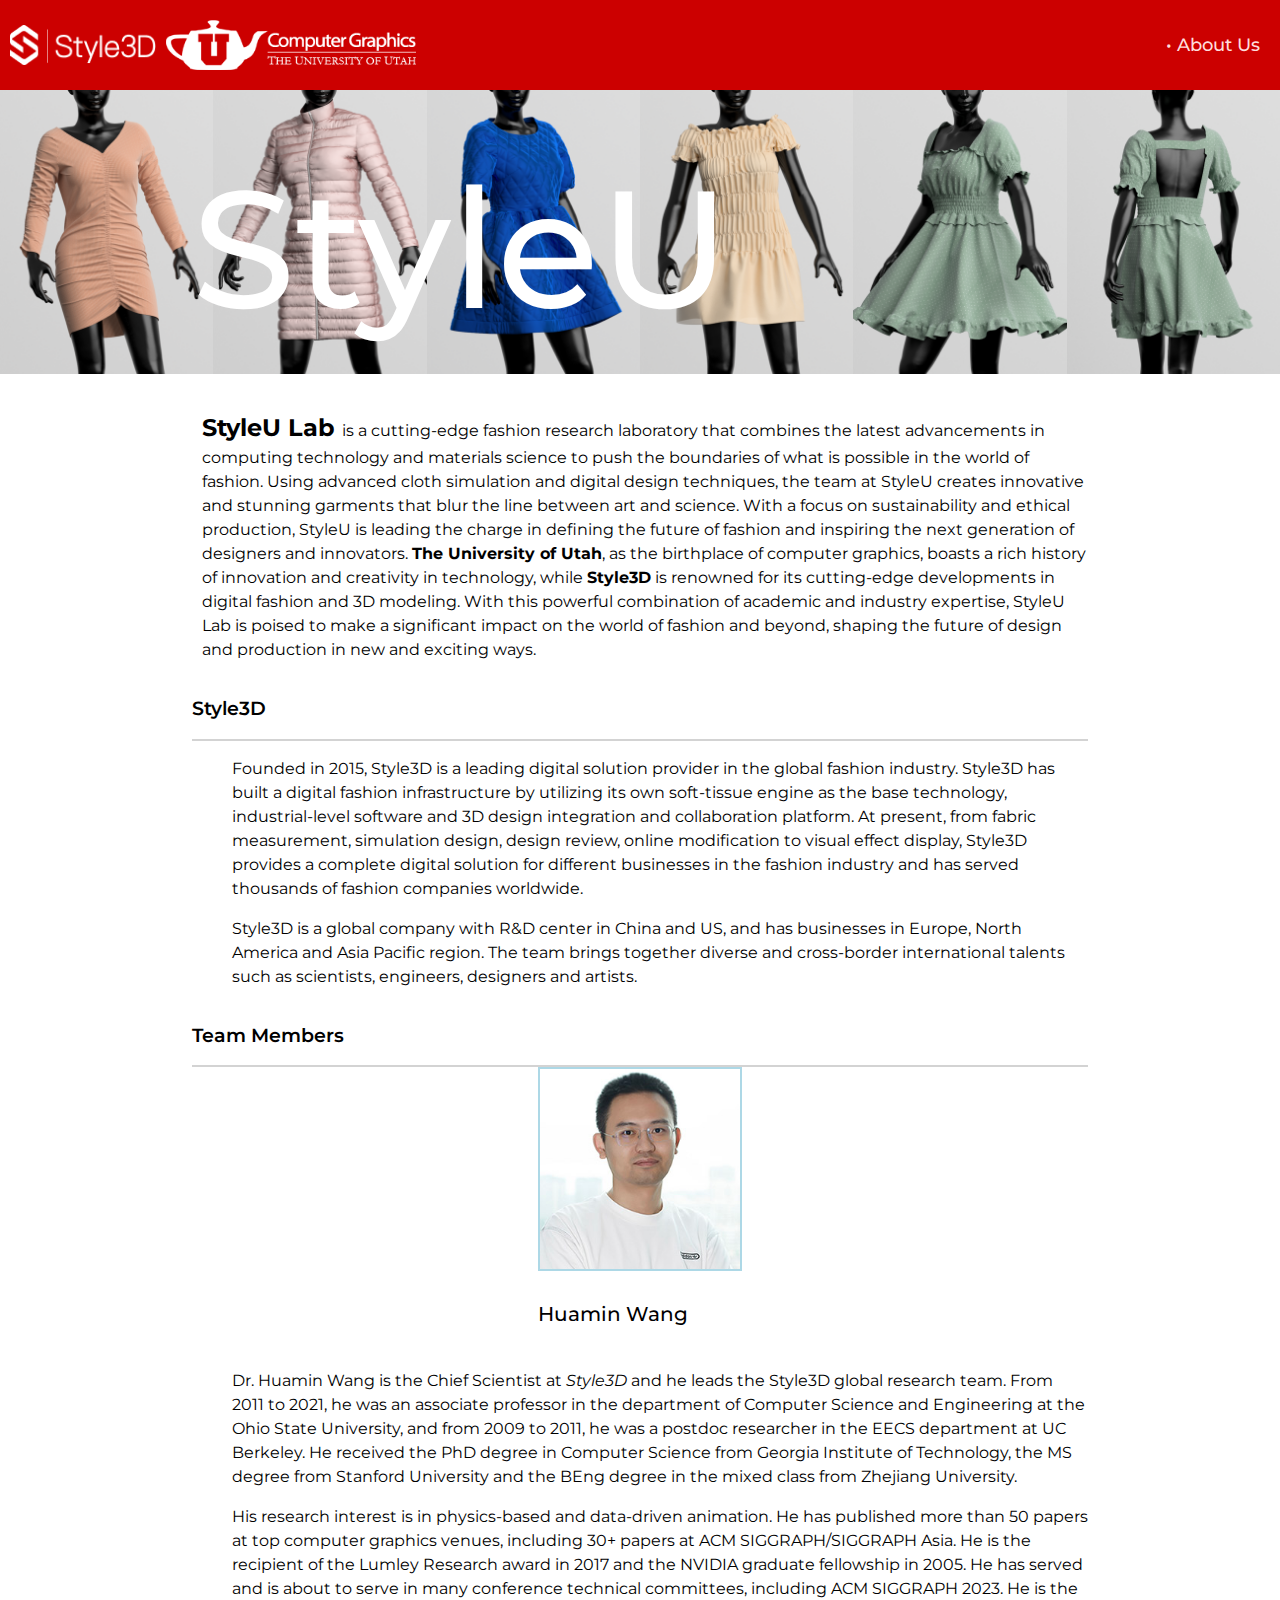
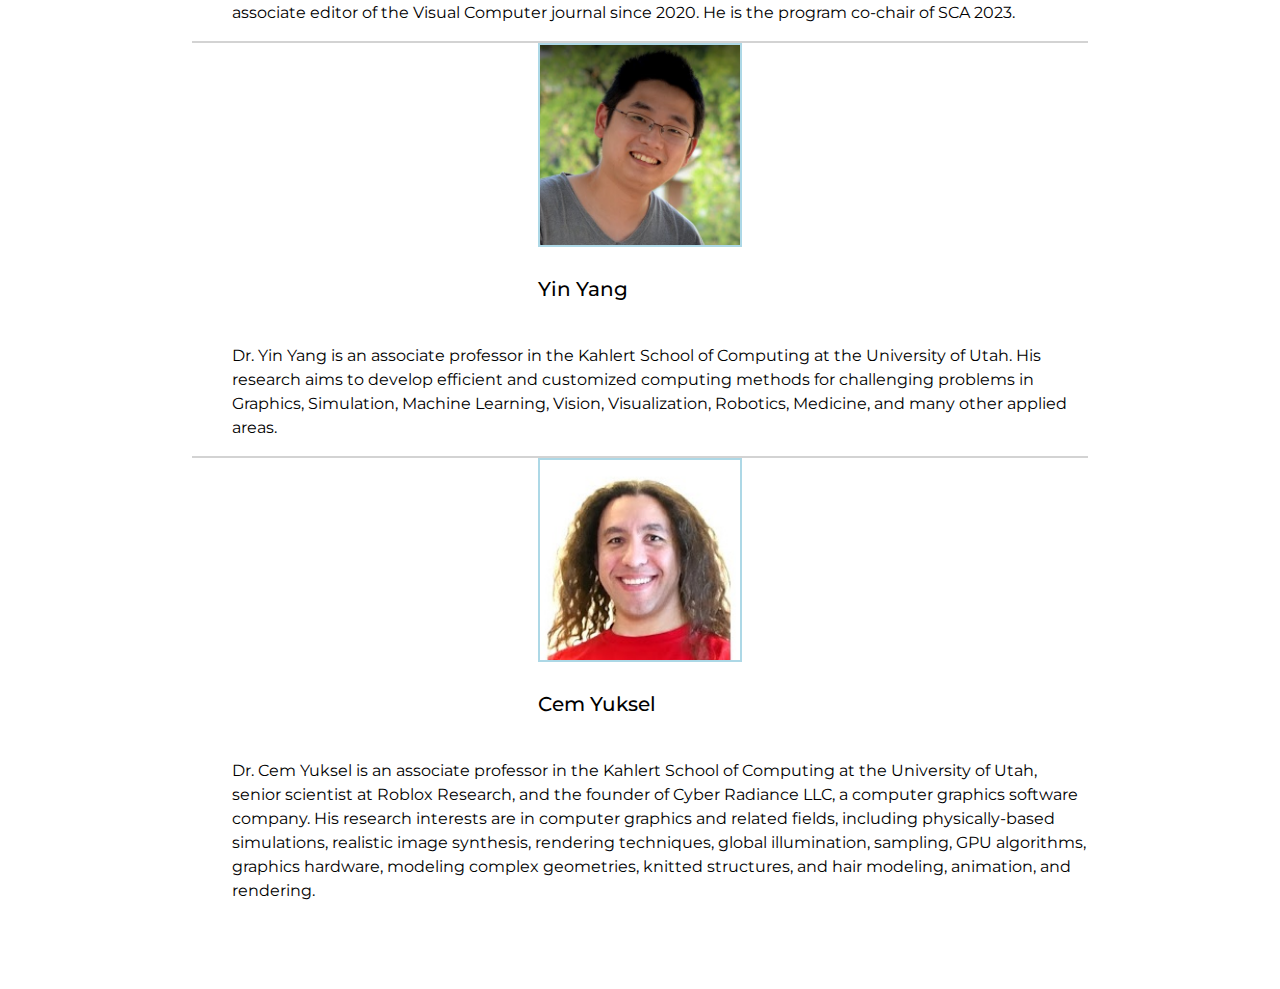
<file: index.html>
<!DOCTYPE html>
<html lang="en">
  <head>
    <meta charset="UTF-8" />
    <meta http-equiv="X-UA-Compatible" content="IE=edge" />
    <meta name="viewport" content="width=device-width, initial-scale=1.0" />
    <meta name="keywords" content="styleu,style3d,utah" />
    <meta
      name="description"
      content="A cloth simulation project jointly developed by Style3D and the University of Utah Graphics Lab"
    />
    <title>StyleU Project</title>
    <link rel="shortcut icon" type="image/x-icon" href="images/style3d.ico" />
    <link rel="stylesheet" href="css/style.css" />
    <link rel="preconnect" href="https://fonts.googleapis.com" />
    <link rel="preconnect" href="https://fonts.gstatic.com" crossorigin />
    <link
      href="https://fonts.googleapis.com/css2?family=Montserrat:ital,wght@0,100;0,200;0,300;0,400;0,500;0,600;0,700;0,800;0,900;1,100;1,200;1,300;1,400;1,500;1,600;1,700;1,800;1,900&display=swap"
      rel="stylesheet"
    />
  </head>
  <body>
    <div class="navi-bar">
      <div class="logos">
        <a href="https://www.linctex.com/" target="_blank">
          <div class="style-logo">
            <img
              class="style-logo-img"
              src="images/style3d.png"
              alt="style3d-logo"
            />
          </div> </a
        ><a href="https://graphics.cs.utah.edu/" target="_blank">
          <div class="utah-logo">
            <img
              class="utah-logo-img"
              src="images/utah_computer_graphics.png"
              alt="utah-graphics-logo"
            /></div
        ></a>
      </div>
      <div class="menu">
        <a href="#about-us"> <div class="menu-button">&bull; About Us</div></a>
      </div>
    </div>
    <div class="gallery">
      <div class="title"><h1 class="title-text">StyleU</h1></div>
      <div class="photo-container">
        <img class="photo" src="images/con_dress.png" alt="con dress" />
      </div>
      <div class="photo-container">
        <img class="photo" src="images/down_coat.png" alt="down coat" />
      </div>
      <div class="photo-container">
        <img class="photo" src="images/down_coat_2.png" alt="down coat2" />
      </div>
      <div class="photo-container">
        <img class="photo" src="images/mini_dress.png" alt="mini dress" />
      </div>
      <div class="photo-container">
        <img class="photo" src="images/shirred_dress.png" alt="shirred dress" />
      </div>
      <div class="photo-container">
        <img
          class="photo"
          src="images/shirred_dress_back.png"
          alt="shirred dress back"
        />
      </div>
    </div>
    <a class="anchor" id="about-us"> </a>
    <div class="about-us">
      <div class="intro">
        <p>
          <strong style="font-size: x-large">StyleU Lab </strong>is a
          cutting-edge fashion research laboratory that combines the latest
          advancements in computing technology and materials science to push the
          boundaries of what is possible in the world of fashion. Using advanced
          cloth simulation and digital design techniques, the team at StyleU
          creates innovative and stunning garments that blur the line between
          art and science. With a focus on sustainability and ethical
          production, StyleU is leading the charge in defining the future of
          fashion and inspiring the next generation of designers and innovators.
          <strong>The University of Utah</strong>, as the birthplace of computer
          graphics, boasts a rich history of innovation and creativity in
          technology, while <strong>Style3D</strong> is renowned for its
          cutting-edge developments in digital fashion and 3D modeling. With
          this powerful combination of academic and industry expertise, StyleU
          Lab is poised to make a significant impact on the world of fashion and
          beyond, shaping the future of design and production in new and
          exciting ways.
        </p>
      </div>
      <div class="style3d-intro">
        <h3>Style3D</h3>
        <div class="member">
          <div class="person-intro">
            <p>
              Founded in 2015, Style3D is a leading digital solution provider in
              the global fashion industry. Style3D has built a digital fashion
              infrastructure by utilizing its own soft-tissue engine as the base
              technology, industrial-level software and 3D design integration
              and collaboration platform. At present, from fabric measurement,
              simulation design, design review, online modification to visual
              effect display, Style3D provides a complete digital solution for
              different businesses in the fashion industry and has served
              thousands of fashion companies worldwide.
            </p>
            <p>
              Style3D is a global company with R&D center in China and US, and
              has businesses in Europe, North America and Asia Pacific region.
              The team brings together diverse and cross-border international
              talents such as scientists, engineers, designers and artists.
            </p>
          </div>
        </div>
      </div>
      <h3>Team Members</h3>
      <div class="member">
        <a href="https://wanghmin.github.io/" target="_blank"
          ><div class="photo-name">
            <img
              class="person-photo"
              src="images/huaminwang.jpg"
              alt="Huamin Wang"
            />
            <h4 class="person-name">Huamin Wang</h4>
          </div></a
        >
        <div class="person-intro">
          <p>
            Dr. Huamin Wang is the Chief Scientist at
            <i><a href="linctex.com">Style3D</a></i> and he leads the Style3D
            global research team. From 2011 to 2021, he was an associate
            professor in the department of Computer Science and Engineering at
            the Ohio State University, and from 2009 to 2011, he was a postdoc
            researcher in the EECS department at UC Berkeley. He received the
            PhD degree in Computer Science from Georgia Institute of Technology,
            the MS degree from Stanford University and the BEng degree in the
            mixed class from Zhejiang University.
          </p>
          <p>
            His research interest is in physics-based and data-driven animation.
            He has published more than 50 papers at top computer graphics
            venues, including 30+ papers at ACM SIGGRAPH/SIGGRAPH Asia. He is
            the recipient of the Lumley Research award in 2017 and the NVIDIA
            graduate fellowship in 2005. He has served and is about to serve in
            many conference technical committees, including ACM SIGGRAPH 2023.
            He is the associate editor of the Visual Computer journal since
            2020. He is the program co-chair of SCA 2023.
          </p>
        </div>
      </div>
      <div class="member">
        <a href="https://yangzzzy.github.io/" target="_blank">
          <div class="photo-name">
            <img class="person-photo" src="images/yinyang.jpg" alt="Yin Yang" />
            <h4 class="person-name">Yin Yang</h4>
          </div>
        </a>
        <div class="person-intro">
          <p>
            Dr. Yin Yang is an associate professor in the Kahlert School of
            Computing at the University of Utah. His research aims to develop
            efficient and customized computing methods for challenging problems
            in Graphics, Simulation, Machine Learning, Vision, Visualization,
            Robotics, Medicine, and many other applied areas.
          </p>
        </div>
      </div>
      <div class="member">
        <a href="http://www.cemyuksel.com/" target="_blank">
          <div class="photo-name">
            <img
              class="person-photo"
              src="images/cem_ytb.jpg"
              alt="Cem Yuksel"
            />
            <h4 class="person-name">Cem Yuksel</h4>
          </div></a
        >
        <div class="person-intro">
          <p>
            Dr. Cem Yuksel is an associate professor in the Kahlert School of
            Computing at the University of Utah, senior scientist at Roblox
            Research, and the founder of Cyber Radiance LLC, a computer graphics
            software company. His research interests are in computer graphics
            and related fields, including physically-based simulations,
            realistic image synthesis, rendering techniques, global
            illumination, sampling, GPU algorithms, graphics hardware, modeling
            complex geometries, knitted structures, and hair modeling,
            animation, and rendering.
          </p>
        </div>
      </div>
    </div>
  </body>
</html>
</file>
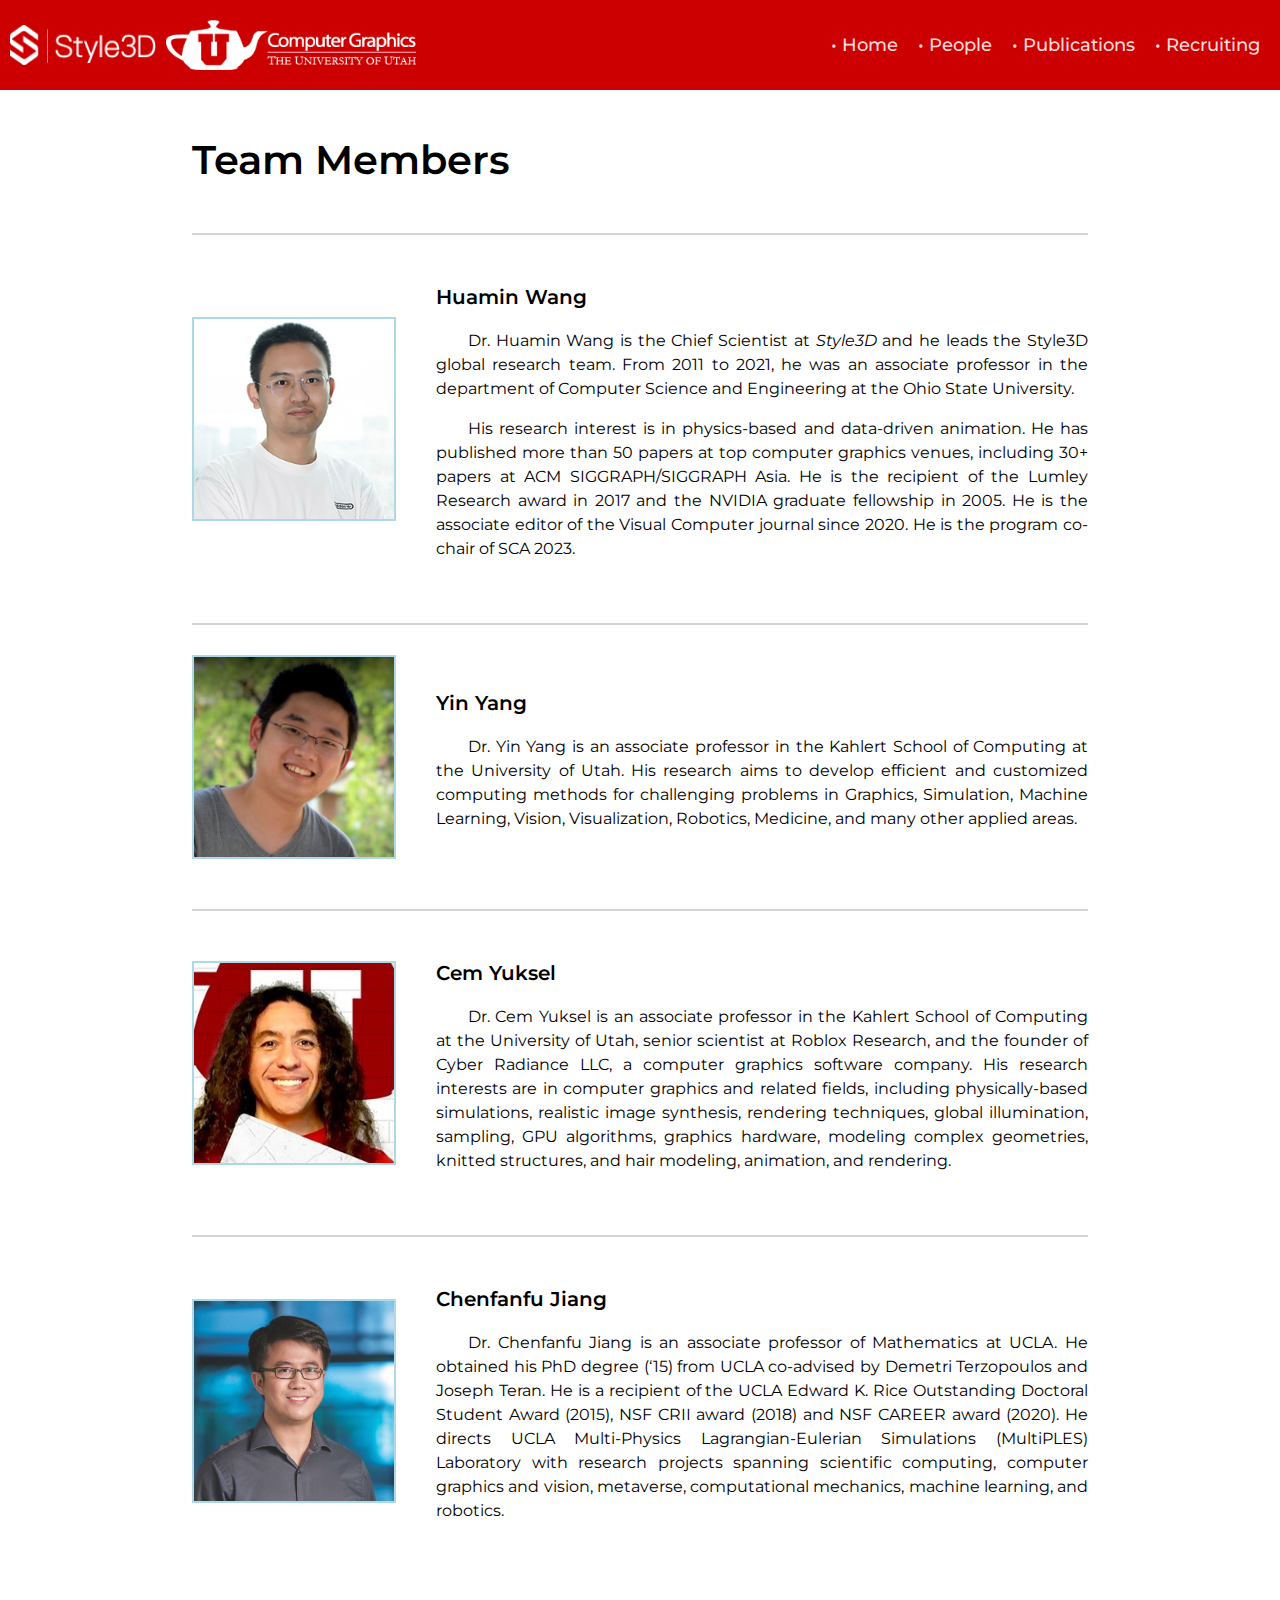
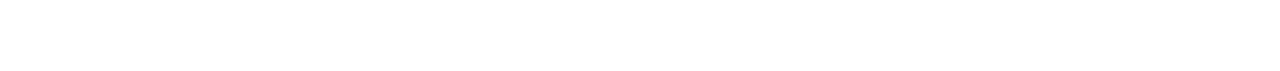
<file: people.html>
<!DOCTYPE html>
<html lang="en">

<head>
  <meta charset="UTF-8" />
  <meta http-equiv="X-UA-Compatible" content="IE=edge" />
  <meta name="viewport" content="width=device-width, initial-scale=1.0" />
  <meta name="keywords" content="styleu,style3d,utah" />
  <meta name="description"
    content="A cloth simulation project jointly developed by Style3D and the University of Utah Graphics Lab" />
  <title>StyleU Project</title>
  <link rel="shortcut icon" type="image/x-icon" href="images/style3d.ico" />
  <link rel="stylesheet" href="css/style.css" />
  <link rel="preconnect" href="https://fonts.googleapis.com" />
  <link rel="preconnect" href="https://fonts.gstatic.com" crossorigin />
  <link
    href="https://fonts.googleapis.com/css2?family=Montserrat:ital,wght@0,100;0,200;0,300;0,400;0,500;0,600;0,700;0,800;0,900;1,100;1,200;1,300;1,400;1,500;1,600;1,700;1,800;1,900&display=swap"
    rel="stylesheet" />
</head>

<body>
  <div class="navi-bar">
    <div class="logos">
      <a href="https://www.linctex.com/" target="_blank">
        <div class="style-logo">
          <img class="style-logo-img" src="images/style3d.png" alt="style3d-logo" />
        </div>
      </a><a href="https://graphics.cs.utah.edu/" target="_blank">
        <div class="utah-logo">
          <img class="utah-logo-img" src="images/utah_computer_graphics.png" alt="utah-graphics-logo" />
        </div>
      </a>
    </div>
    <div class="menu">
      <a href="index.html">
        <div class="menu-button">&bull; Home</div>
      </a>
      <a href="people.html">
        <div class="menu-button">&bull; People</div>
      </a>
      <a href="publications.html">
        <div class="menu-button">&bull; Publications</div>
      </a>
      <a href="recruiting.html">
        <div class="menu-button">&bull; Recruiting</div>
      </a>
    </div>
  </div>
  <div class="people">
    <h2>Team Members</h2>
    <div class="member">
      <div class="photo-intro">
        <a href="https://wanghmin.github.io/" target="_blank">
          <div class="photo-name">
            <img class="person-photo" src="images/huaminwang.jpg" alt="Huamin Wang" />
          </div>
        </a>
        <div class="person-intro">
          <h3 class="person-name">Huamin Wang</h3>
          <p class="indent">
            Dr. Huamin Wang is the Chief Scientist at
            <i><a href="linctex.com">Style3D</a></i> and he leads the Style3D
            global research team. From 2011 to 2021, he was an associate
            professor in the department of Computer Science and Engineering at
            the Ohio State University.
          </p>
          <p class="indent">
            His research interest is in physics-based and data-driven animation.
            He has published more than 50 papers at top computer graphics
            venues, including 30+ papers at ACM SIGGRAPH/SIGGRAPH Asia. He is
            the recipient of the Lumley Research award in 2017 and the NVIDIA
            graduate fellowship in 2005. He is the associate editor of the Visual Computer journal since
            2020. He is the program co-chair of SCA 2023.
          </p>
        </div>
      </div>
    </div>
    <div class="member">
      <div class="photo-intro">
        <a href="https://yangzzzy.github.io/" target="_blank">
          <div class="photo-name">
            <img class="person-photo" src="images/yinyang.jpg" alt="Yin Yang" />

          </div>
        </a>
        <div class="person-intro">
          <h3 class="person-name">Yin Yang</h3>
          <p class="indent">
            Dr. Yin Yang is an associate professor in the Kahlert School of
            Computing at the University of Utah. His research aims to develop
            efficient and customized computing methods for challenging problems
            in Graphics, Simulation, Machine Learning, Vision, Visualization,
            Robotics, Medicine, and many other applied areas.
          </p>
        </div>
      </div>

    </div>
    <div class="member">
      <div class="photo-intro">
        <a href="http://www.cemyuksel.com/" target="_blank">
          <div class="photo-name">
            <img class="person-photo" src="images/cemyuksel_cropped.jpg" alt="Cem Yuksel" />

          </div>
        </a>
        <div class="person-intro">
          <h3 class="person-name">Cem Yuksel</h3>
          <p class="indent">
            Dr. Cem Yuksel is an associate professor in the Kahlert School of
            Computing at the University of Utah, senior scientist at Roblox
            Research, and the founder of Cyber Radiance LLC, a computer graphics
            software company. His research interests are in computer graphics
            and related fields, including physically-based simulations,
            realistic image synthesis, rendering techniques, global
            illumination, sampling, GPU algorithms, graphics hardware, modeling
            complex geometries, knitted structures, and hair modeling,
            animation, and rendering.
          </p>
        </div>
      </div>
    </div>
    <div class="member">
      <div class="photo-intro">
        <a href="https://www.math.ucla.edu/~cffjiang/index.html" target="_blank">
          <div class="photo-name">
            <img class="person-photo" src="images/chenfanfujiang.jpg" alt="Chenfanfu Jiang" />
          </div>
        </a>
        <div class="person-intro">
          <h3 class="person-name">Chenfanfu Jiang</h3>
          <p class="indent">
            Dr. Chenfanfu Jiang is an associate professor of Mathematics at UCLA. He obtained his PhD degree (‘15) from
            UCLA co-advised by Demetri Terzopoulos and Joseph Teran. He is a recipient of the UCLA Edward K. Rice
            Outstanding Doctoral Student Award (2015), NSF CRII award (2018) and NSF CAREER award (2020).
            He directs UCLA Multi-Physics Lagrangian-Eulerian Simulations (MultiPLES) Laboratory with research
            projects spanning scientific computing, computer graphics and vision, metaverse, computational mechanics,
            machine learning, and robotics.
          </p>
        </div>
      </div>
    </div>
  </div>
</body>

</html>
</file>
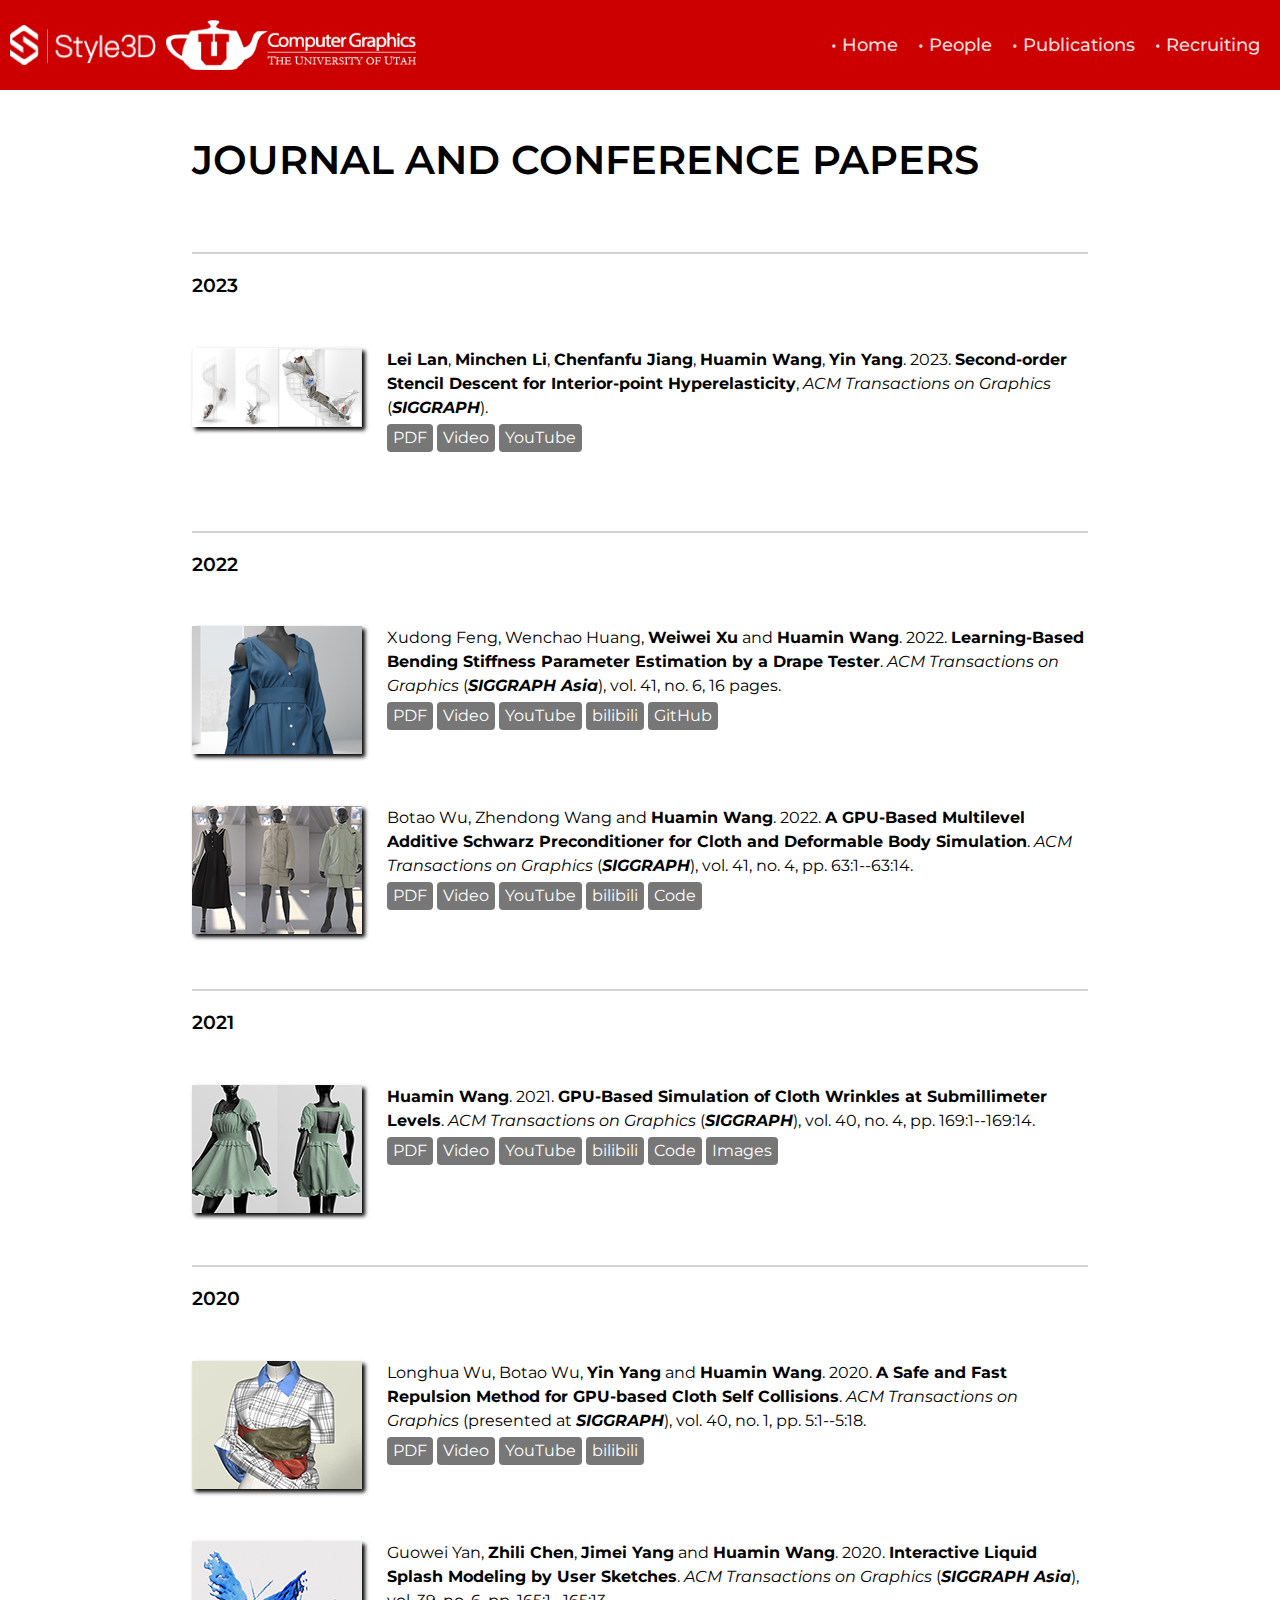
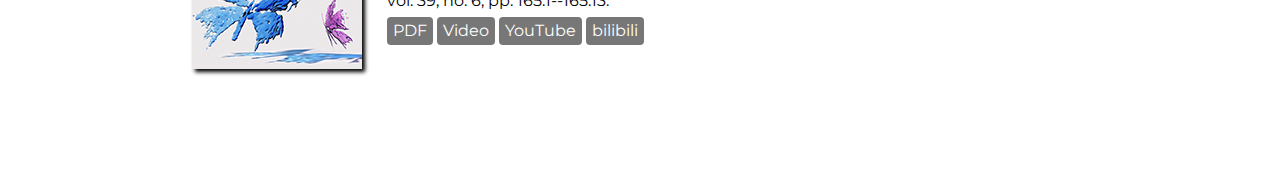
<file: publications.html>
<!DOCTYPE html>
<html lang="en">

<head>
  <meta charset="UTF-8" />
  <meta http-equiv="X-UA-Compatible" content="IE=edge" />
  <meta name="viewport" content="width=device-width, initial-scale=1.0" />
  <meta name="keywords" content="styleu,style3d,utah" />
  <meta name="description"
    content="A cloth simulation project jointly developed by Style3D and the University of Utah Graphics Lab" />
  <title>StyleU Project</title>
  <link rel="shortcut icon" type="image/x-icon" href="images/style3d.ico" />
  <link rel="stylesheet" href="css/style.css" />
  <link rel="preconnect" href="https://fonts.googleapis.com" />
  <link rel="preconnect" href="https://fonts.gstatic.com" crossorigin />
  <link
    href="https://fonts.googleapis.com/css2?family=Montserrat:ital,wght@0,100;0,200;0,300;0,400;0,500;0,600;0,700;0,800;0,900;1,100;1,200;1,300;1,400;1,500;1,600;1,700;1,800;1,900&display=swap"
    rel="stylesheet" />
</head>

<body>
  <div class="navi-bar">
    <div class="logos">
      <a href="https://www.linctex.com/" target="_blank">
        <div class="style-logo">
          <img class="style-logo-img" src="images/style3d.png" alt="style3d-logo" />
        </div>
      </a><a href="https://graphics.cs.utah.edu/" target="_blank">
        <div class="utah-logo">
          <img class="utah-logo-img" src="images/utah_computer_graphics.png" alt="utah-graphics-logo" />
        </div>
      </a>
    </div>
    <div class="menu">
      <a href="index.html">
        <div class="menu-button">&bull; Home</div>
      </a>
      <a href="people.html">
        <div class="menu-button">&bull; People</div>
      </a>
      <a href="publications.html">
        <div class="menu-button">&bull; Publications</div>
      </a>
      <a href="recruiting.html">
        <div class="menu-button">&bull; Recruiting</div>
      </a>
    </div>
  </div>
  <div class="publications">
    <h2>JOURNAL AND CONFERENCE PAPERS</h2>
    <h3 class="year">2023</h3>
    <p>
      <span class="icon"><img class="shadow" width="170" src="images/stencildescent23.png"></span>
      <a class="inline-ref" href="https://lanlei.github.io/">Lei Lan</a>, <a class="inline-ref"
        href="https://www.math.ucla.edu/~minchen">Minchen Li</a>, <a class="inline-ref"
        href="https://www.math.ucla.edu/~cffjiang">Chenfanfu Jiang</a>, <a class="inline-ref"
        href="https://wanghmin.github.io/publications.html">Huamin Wang</a>, <a class="inline-ref"
        href="https://yangzzzy.github.io/">Yin Yang</a>. 2023. <w>Second-order Stencil Descent for Interior-point
        Hyperelasticity</w>, <i>ACM Transactions on Graphics</i> (<i><a class="inline-ref"
          href="http://www.siggraph.org/">SIGGRAPH</a></i>).<br>
      <a href="https://drive.google.com/uc?export=view&id=1PRp8vmH_62MfqXmtq4-Jlo_X_43FSn7X" class="button">PDF</a>
      <a href="https://www.youtube.com/watch?v=LubBTOgw2Rs" class="button">Video</a>
      <a href="https://www.youtube.com/watch?v=LubBTOgw2Rs" class="button">YouTube</a>
      <br><br>
    </p>
    <h3 class="year">2022</h3>
    <p>
      <span class="icon"><a href="https://wanghmin.github.io/Feng-2022-LBB/Feng-2022-LBB.pdf"><img class="shadow"
            src="images/Feng-2022-LBB_small.png"></a></span>
      Xudong Feng, Wenchao Huang, <a class="inline-ref"
        href="http://www.cad.zju.edu.cn/home/weiweixu/weiweixu_en.htm">Weiwei Xu</a> and <a class="inline-ref"
        href="https://wanghmin.github.io/publications.html">Huamin Wang</a>. 2022. <w>Learning-Based Bending Stiffness
        Parameter Estimation by a Drape Tester</w>.
      <i>ACM Transactions on Graphics</i> (<i><a class="inline-ref" href="http://www.siggraph.org/">SIGGRAPH
          Asia</a></i>), vol. 41, no. 6,
      16 pages.<br>
      <a href="https://wanghmin.github.io/Feng-2022-LBB/Feng-2022-LBB.pdf" class="button">PDF</a>
      <a href="https://drive.google.com/file/d/14NIYA-CXXxU7EdiQnk70hSJN5lsqRW13/view?usp=sharing"
        class="button">Video</a>
      <a href="https://youtu.be/4PfgBnVCeNY" class="button">YouTube</a>
      <a href="https://www.bilibili.com/video/BV1eV4y1M7Yr?share_source=copy_web" class="button">bilibili</a>
      <a href="https://github.com/DrapeTester/ClothDrapeTester" class="button">GitHub</a>
      <br><br>
    </p>
    <p>
      <span class="icon"><a href="https://wanghmin.github.io/Wu-2022-AGM/Wu-2022-AGM.pdf"><img class="shadow"
            src="images/Wu-2022-AGM_small.png"></a></span>
      Botao Wu, Zhendong Wang and <a class="inline-ref" href="https://wanghmin.github.io/publications.html">Huamin
        Wang</a>. 2022. <w>A
        GPU-Based Multilevel Additive Schwarz Preconditioner for Cloth and Deformable Body Simulation</w>.
      <i>ACM Transactions on Graphics</i> (<i><a class="inline-ref" href="http://www.siggraph.org/">SIGGRAPH</a></i>),
      vol. 41, no. 4, pp.
      63:1--63:14.<br>
      <a href="https://wanghmin.github.io/Wu-2022-AGM/Wu-2022-AGM.pdf" class="button">PDF</a>
      <a href="https://drive.google.com/file/d/12GlHD89J2MVbLJ0roCC-J0dD5PUSYkSW/view?usp=sharing"
        class="button">Video</a>
      <a href="https://youtu.be/TH5g8TuKIkk" class="button">YouTube</a>
      <a href="https://www.bilibili.com/video/BV19u41167Ma?share_source=copy_web" class="button">bilibili</a>
      <a href="https://wanghmin.github.io/Wu-2022-AGM/Wu-2022-AGM-src.zip" class="button">Code</a>
      <br><br>
    </p>

    <h3 class="year">2021</h3>
    <p>
      <span class="icon"><a href="https://wanghmin.github.io/Wang-2021-GBS/Wang-2021-GBS.pdf"><img class="shadow"
            src="images/Wang-2021-GBS_small.png"></a></span>
      <a class="inline-ref" href="https://wanghmin.github.io/publications.html">Huamin Wang</a>. 2021. <w>GPU-Based
        Simulation of Cloth
        Wrinkles at Submillimeter Levels</w>.
      <i>ACM Transactions on Graphics</i> (<i><a class="inline-ref" href="http://www.siggraph.org/">SIGGRAPH</a></i>),
      vol. 40, no. 4, pp.
      169:1--169:14.<br>
      <a href="https://wanghmin.github.io/Wang-2021-GBS/Wang-2021-GBS.pdf" class="button">PDF</a>
      <a href="https://drive.google.com/file/d/1iXd3FmlS__CVnOMAAFsU9VHel7FSIV6z/view?usp=sharing"
        class="button">Video</a>
      <a href="https://youtu.be/g1DBScutcOQ" class="button">YouTube</a>
      <a href="https://www.bilibili.com/video/BV18Y411773w?share_source=copy_web" class="button">bilibili</a>
      <a href="https://wanghmin.github.io/Wang-2021-GBS/Wang-2021-GBS-src.zip" class="button">Code</a>
      <a href="https://wanghmin.github.io/Wang-2021-GBS/Wang-2021-GBS-supp.zip" class="button">Images</a>
      <br><br>
    </p>

    <h3 class="year">2020</h3>
    <p>
      <span class="icon"><a href="https://wanghmin.github.io/Wu-2020-ASF/Wu-2020-ASF.pdf"><img class="shadow"
            src="images/Wu-2020-ASF_small.png"></a></span>
      Longhua Wu, Botao Wu, <a class="inline-ref" href="https://yangzzzy.github.io/">Yin Yang</a> and <a
        class="inline-ref" href="https://wanghmin.github.io/publications.html">Huamin Wang</a>. 2020. <w>A Safe and Fast
        Repulsion Method
        for GPU-based Cloth Self Collisions</w>.
      <i>ACM Transactions on Graphics</i> (presented at <i><a class="inline-ref"
          href="http://www.siggraph.org/">SIGGRAPH</a></i>), vol.
      40, no. 1, pp. 5:1--5:18.<br>
      <a href="https://wanghmin.github.io/Wu-2020-ASF/Wu-2020-ASF.pdf" class="button">PDF</a>
      <a href="https://drive.google.com/file/d/1iS9QQqQZUP7VEdd2xlr3aLJG3TTqNooT/view?usp=sharing"
        class="button">Video</a>
      <a href="https://youtu.be/UsuAXvwZl90" class="button">YouTube</a>
      <a href="https://www.bilibili.com/video/BV1KS4y1K7i1?share_source=copy_web" class="button">bilibili</a>
      <br><br>
    </p>
    <p>
      <span class="icon"><a href="https://wanghmin.github.io/Yan-2020-ILS/Yan-2020-ILS.pdf"><img class="shadow"
            src="images/Yan-2020-ILS_small.png"></a></span>
      Guowei Yan, <a class="inline-ref" href="http://zhilichen.com/">Zhili Chen</a>, <a class="inline-ref"
        href="https://research.adobe.com/person/jimei-yang/">Jimei Yang</a> and <a class="inline-ref"
        href="https://wanghmin.github.io/publications.html">Huamin Wang</a>. 2020. <w>Interactive Liquid Splash Modeling
        by User Sketches</w>.
      <i>ACM Transactions on Graphics</i> (<i><a class="inline-ref" href="http://www.siggraph.org/">SIGGRAPH
          Asia</a></i>), vol. 39, no. 6,
      pp. 165:1--165:13.<br>
      <a href="https://wanghmin.github.io/Yan-2020-ILS/Yan-2020-ILS.pdf" class="button">PDF</a>
      <a href="https://drive.google.com/file/d/1v6gVa337fsZvS33bfJ2J3aL_Du3HrYZz/view?usp=sharing"
        class="button">Video</a>
      <a href="https://youtu.be/SyYq6tI8YmA" class="button">YouTube</a>
      <a href="https://www.bilibili.com/video/BV1DT4y1e7sz?share_source=copy_web" class="button">bilibili</a>
      <br><br>
    </p>

  </div>
</body>

</html>
</file>
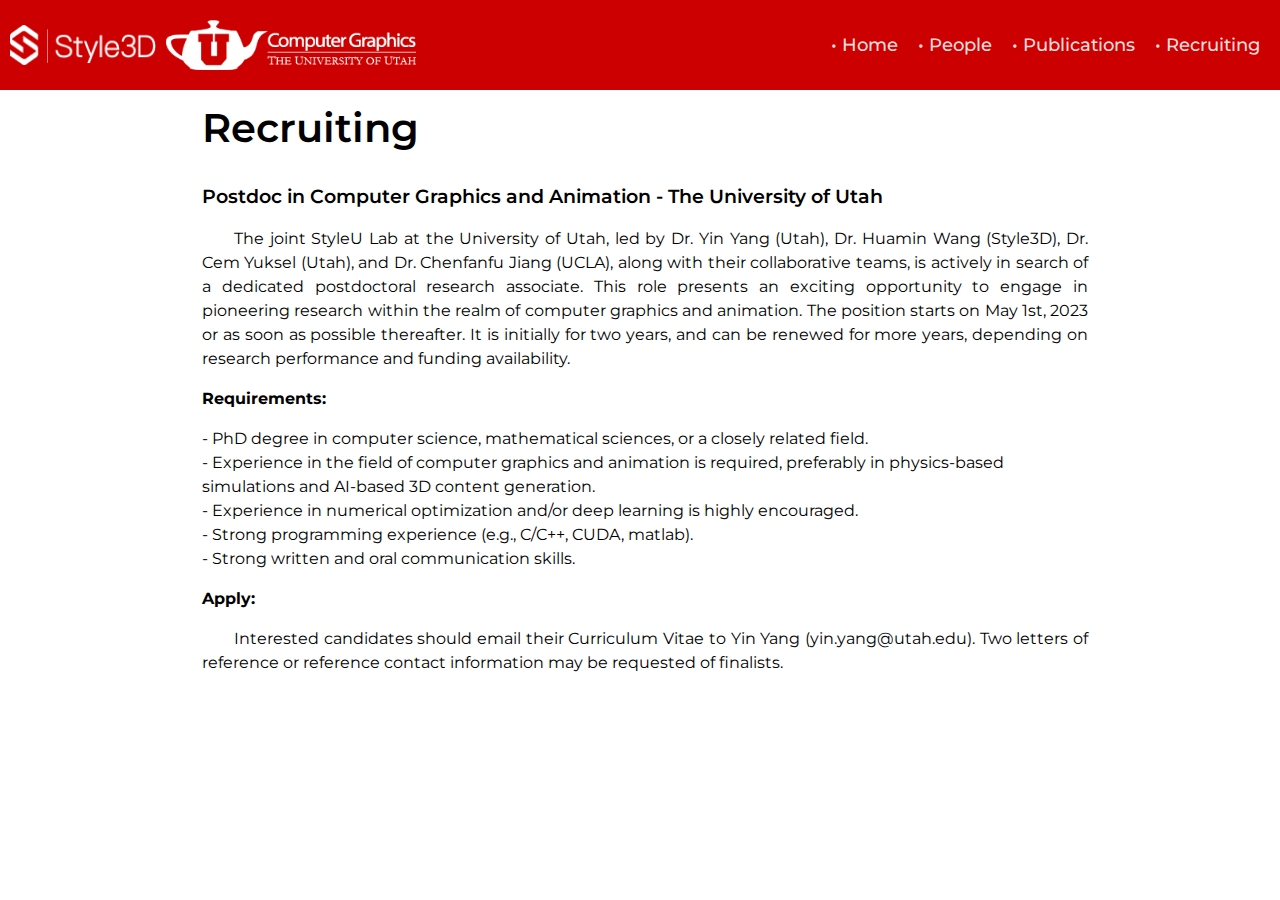
<file: recruiting.html>
<!DOCTYPE html>
<html lang="en">

<head>
  <meta charset="UTF-8" />
  <meta http-equiv="X-UA-Compatible" content="IE=edge" />
  <meta name="viewport" content="width=device-width, initial-scale=1.0" />
  <meta name="keywords" content="styleu,style3d,utah" />
  <meta name="description"
    content="A cloth simulation project jointly developed by Style3D and the University of Utah Graphics Lab" />
  <title>StyleU Project</title>
  <link rel="shortcut icon" type="image/x-icon" href="images/style3d.ico" />
  <link rel="stylesheet" href="css/style.css" />
  <link rel="preconnect" href="https://fonts.googleapis.com" />
  <link rel="preconnect" href="https://fonts.gstatic.com" crossorigin />
  <link
    href="https://fonts.googleapis.com/css2?family=Montserrat:ital,wght@0,100;0,200;0,300;0,400;0,500;0,600;0,700;0,800;0,900;1,100;1,200;1,300;1,400;1,500;1,600;1,700;1,800;1,900&display=swap"
    rel="stylesheet" />
</head>

<body>
  <div class="navi-bar">
    <div class="logos">
      <a href="https://www.linctex.com/" target="_blank">
        <div class="style-logo">
          <img class="style-logo-img" src="images/style3d.png" alt="style3d-logo" />
        </div>
      </a><a href="https://graphics.cs.utah.edu/" target="_blank">
        <div class="utah-logo">
          <img class="utah-logo-img" src="images/utah_computer_graphics.png" alt="utah-graphics-logo" />
        </div>
      </a>
    </div>
    <div class="menu">
      <a href="index.html">
        <div class="menu-button">&bull; Home</div>
      </a>
      <a href="people.html">
        <div class="menu-button">&bull; People</div>
      </a>
      <a href="publications.html">
        <div class="menu-button">&bull; Publications</div>
      </a>
      <a href="recruiting.html">
        <div class="menu-button">&bull; Recruiting</div>
      </a>
    </div>
  </div>
  <div class="about-us">
    <div class="recruiting">
      <h2>Recruiting</h2>
      <h3>Postdoc in Computer Graphics and Animation - The University of Utah</h3>
      <p class="indent">
        The joint StyleU Lab at the University of Utah, led by Dr. Yin Yang (Utah), Dr. Huamin Wang (Style3D), Dr. Cem
        Yuksel (Utah), and Dr. Chenfanfu Jiang (UCLA), along with their collaborative teams, is actively in search of a
        dedicated postdoctoral research associate. This role presents an exciting opportunity to engage in pioneering
        research within the realm of computer graphics and animation.
        The position starts on May 1st, 2023 or as soon as possible thereafter. It is initially for two years, and can
        be renewed for more years, depending on research performance and funding availability.
      </p>
      <p><strong>Requirements:</strong>
      <p>- PhD degree in computer science, mathematical sciences, or a closely related field.<br>
        - Experience in the field of computer graphics and animation is required, preferably in physics-based
        simulations and AI-based 3D content generation.<br>
        - Experience in numerical optimization and/or deep learning is highly encouraged.<br>
        - Strong programming experience (e.g., C/C++, CUDA, matlab).<br>
        - Strong written and oral communication skills.<br></p>
      </p>
      <p><strong>Apply:</strong>
      <p class="indent">Interested candidates should email their Curriculum Vitae to Yin Yang (yin.yang@utah.edu).
        Two letters of reference or reference contact information may be requested of finalists.</p>
    </div>
  </div>
</body>

</html>
</file>
<file: css/style.css>
:root {
  --utah-red: #cc0000;
}

body {
  position: relative;
  padding-top: 70px;
  margin: 0;
  font-family: "Montserrat", sans-serif;
  padding-bottom: 70px;
}

h2 {
  font-size: 2.5rem;
  font-weight: 600;
}

h3 {
  font-weight: 600;
}

h4 {
  font-weight: 500;
}

p {
  line-height: 1.5;
}

p.indent {
  text-indent: 2em;
  text-align: justify;
}

a {
  text-decoration: none;
  color: black;
}

a.anchor {
  display: block;
  position: relative;
  top: -70px;
  visibility: hidden;
}

.navi-bar {
  display: flex;
  align-items: center;
  justify-content: space-between;

  position: fixed;
  left: 0;
  right: 0;
  top: 0;
  height: 90px;
  z-index: 100;
  background-color: var(--utah-red);
  /* wrap when width too small */
  flex-wrap: wrap;
}

.logos {
  display: flex;
  align-items: center;
  margin-right: 10px;
}

.style-logo {
  display: flex;
  margin-left: 10px;
  height: 40px;
}

.style-logo-img {
  object-fit: contain;
}

.utah-logo {
  display: flex;
  margin-left: 10px;
  height: 50px;
}

.utah-logo-img {
  object-fit: contain;
}

.menu {
  display: flex;
  font-size: 18px;
  font-weight: 500;
  margin-right: 10px;
  margin-left: 10px;
}

.menu-button {
  padding: 10px;
  color: rgb(255, 221, 221);
  white-space: nowrap;
}

.gallery {
  max-height: 400px;
  display: flex;
  justify-content: center;
  position: relative;
  margin-top: 20px;
  margin-bottom: 20px;
  width: 100%;
}

.photo-container {
  display: flex;
  flex: 1;
}

.photo {
  object-fit: cover;
  width: 100%;
  height: 100%;
}

.title {
  position: absolute;
  left: 15%;
  top: 20%;
  width: 70%;
  height: 70%;
}

.title-text {
  color: white;
  font-family: "Montserrat", sans-serif;
  font-size: 13vw;
  font-weight: 500;
  margin: 0;
}

.about-us {
  display: flex;
  flex-direction: column;
  justify-content: flex-start;
  width: 70%;
  max-width: 900px;
  min-width: 450px;
  position: relative;
  left: 50%;
  transform: translate(-50%, 0);
}

.people {
  display: flex;
  flex-direction: column;
  justify-content: flex-start;
  width: 70%;
  gap: 1rem;
  margin: 2rem auto;
  max-width: 900px;
  min-width: 450px;
  position: relative;
}

.publications {
  display: flex;
  flex-direction: column;
  justify-content: flex-start;
  width: 70%;
  gap: 1rem;
  margin: 2rem auto;
  max-width: 900px;
  min-width: 450px;
  position: relative;
}

.intro {
  padding-left: 10px;
}

.recruiting {
  padding-left: 10px;
}

.member {
  display: flex;
  align-items: center;
  flex-direction: column;
}

.member:before {
  content: "";
  border: 1px solid #d3d3d3;
  align-self: stretch;
}

.photo-intro {
  display: flex;
  align-items: center;
  margin-top: 30px;
  margin-bottom: 30px;
}

.person-intro {
  margin-left: 40px;
}

.person-photo {
  width: 200px;
  height: 200px;
  object-fit: cover;
  border: 2px solid lightblue;
}

.person-name {
  text-align: left;
  font-size: 20px;
}

.style3d-photo {
  width: 180px;
  height: 200px;
  object-fit: contain;
  border: 2px solid lightblue;
  background-color: #0053c7;
  padding-left: 10px;
  padding-right: 10px;
}

#page {
  float: left;
  clear: both;
  width: 900px;
  margin-left: 30px;
}

.icon {
  float: left;
  margin-right: 25px;
  margin-bottom: -5px;
}

.shadow {
  -moz-box-shadow: 3px 3px 4px #000;
  -webkit-box-shadow: 3px 3px 4px #000;
  box-shadow: 3px 3px 4px #000;
  /* For IE 8 */
  -ms-filter: "progid:DXImageTransform.Microsoft.Shadow(Strength=4, Direction=135, Color='#000000')";
  /* For IE 5.5 - 7 */
  filter: progid:DXImageTransform.Microsoft.Shadow(Strength=4, Direction=135, Color='#000000');
}

.button {
  background-color: #777777;
  border: none;
  color: white;
  padding: 2px 6px;
  margin: 4px 0px 4px 0px;
  border-radius: 4px;
  text-align: center;
  text-decoration: none;
  display: inline-block;
}

.button:hover {
  background-color: #999999;
  color: white;
}

.year {
  display: flex;
  flex-direction: column;
}

.year:before {
  content: "";
  margin-bottom: 20px;
  border: 1px solid #d3d3d3;
  align-self: stretch;
}

a.inline-ref {
  text-decoration: none;
  font-weight: bold;
}

a.inline-ref:hover {
  text-decoration: underline;
}

w
{
  font-weight: bold;
}
</file>
